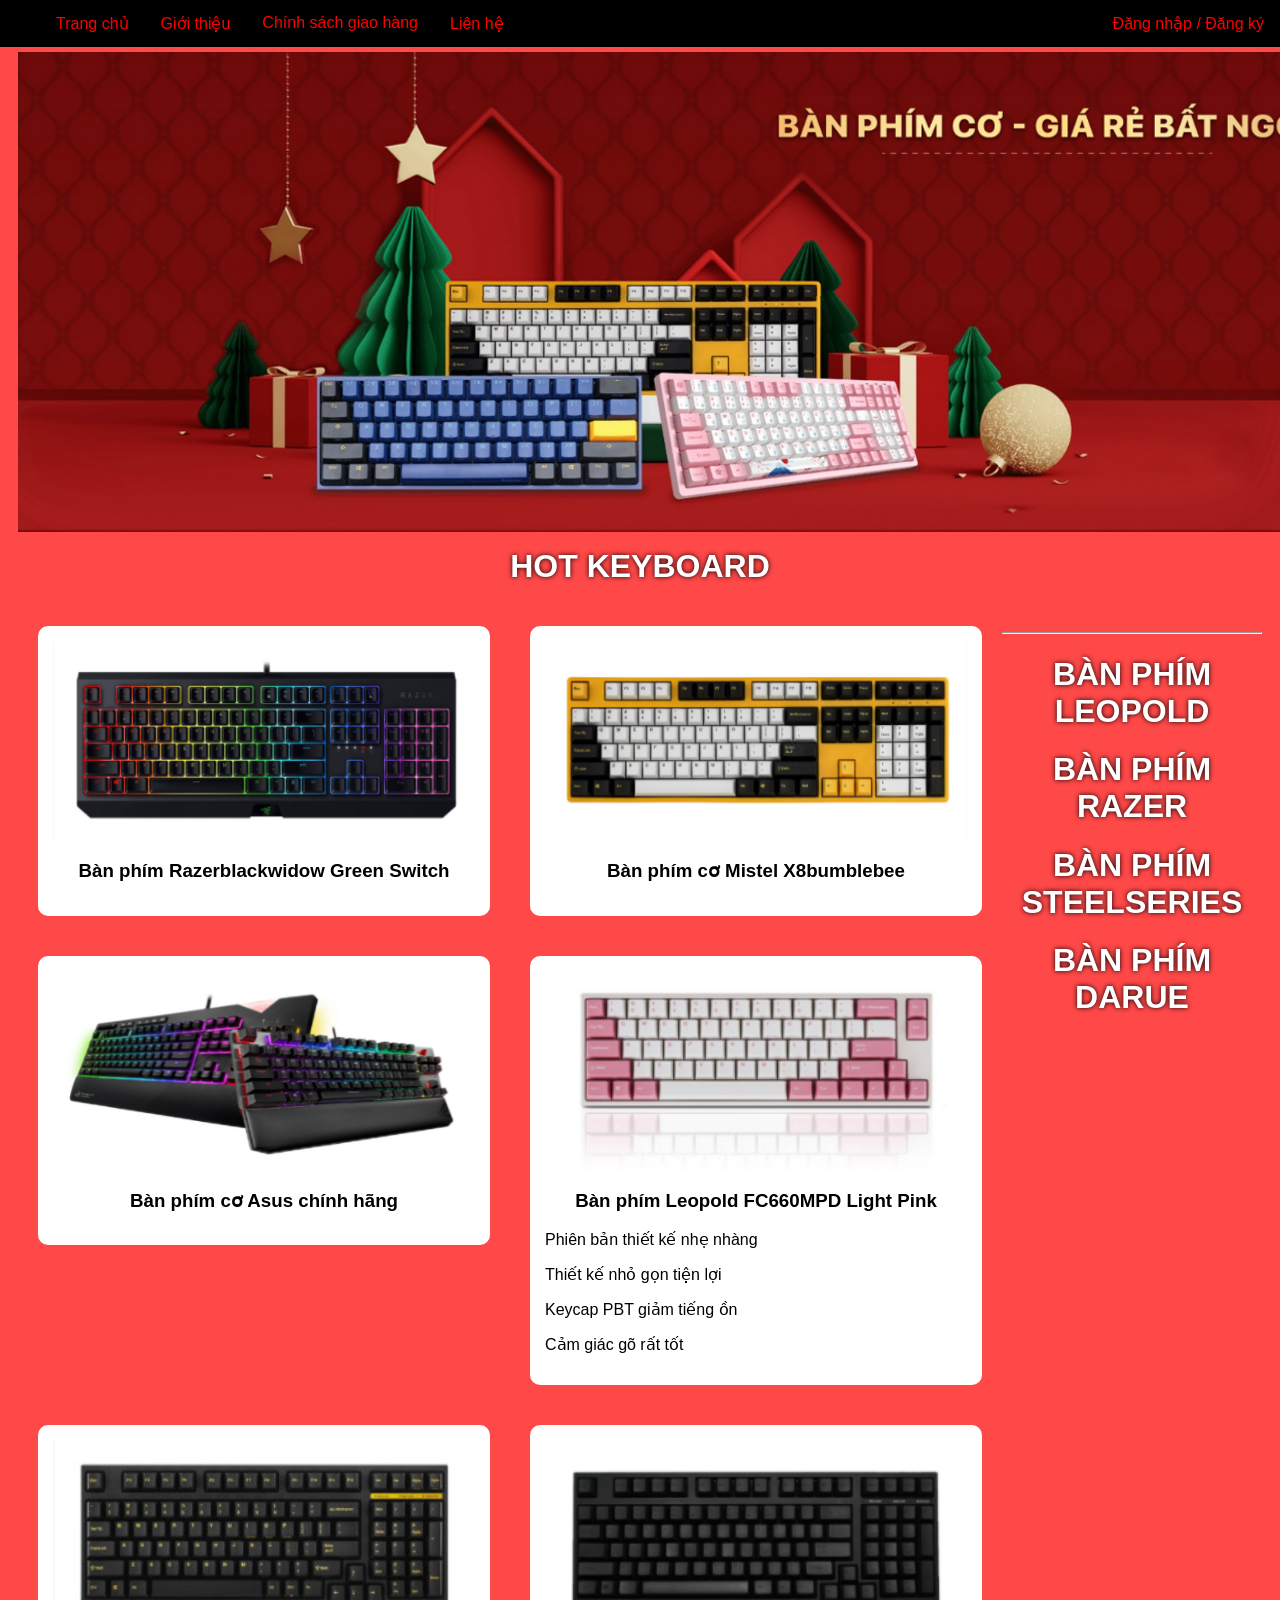
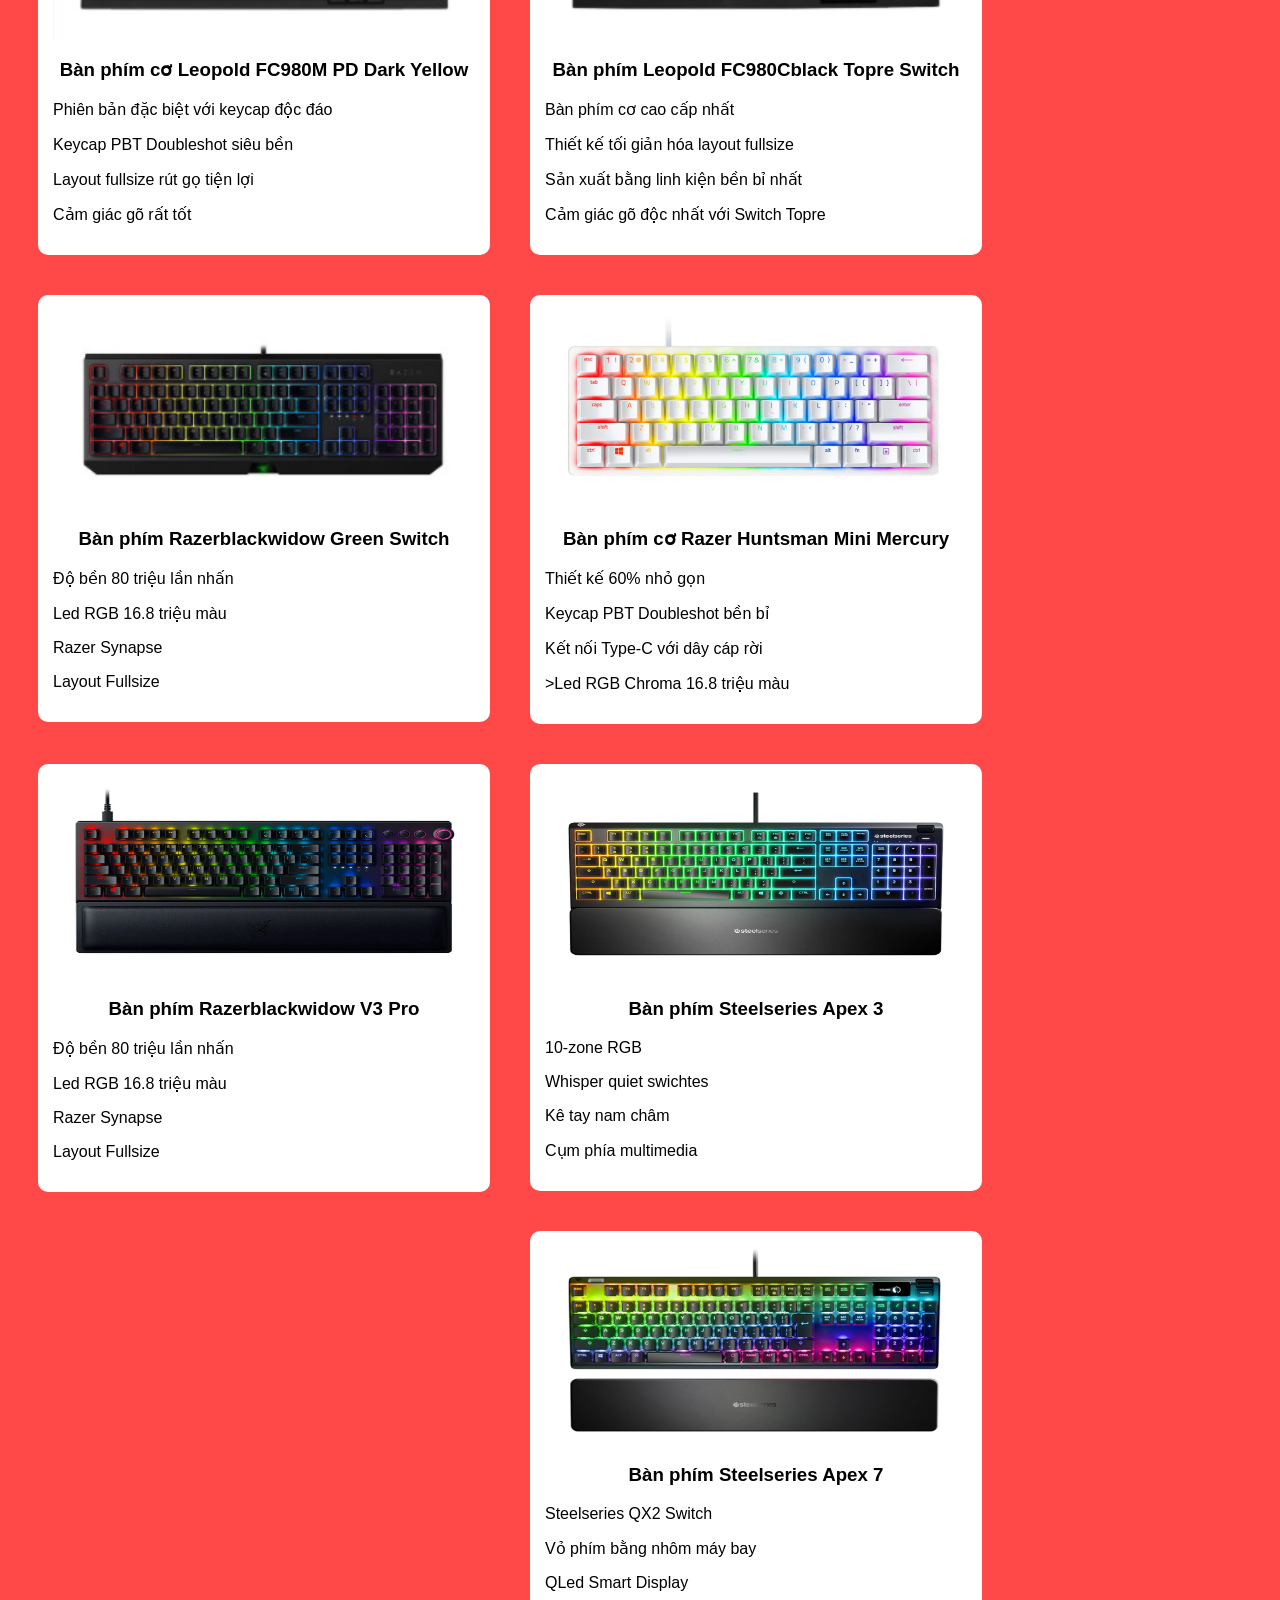
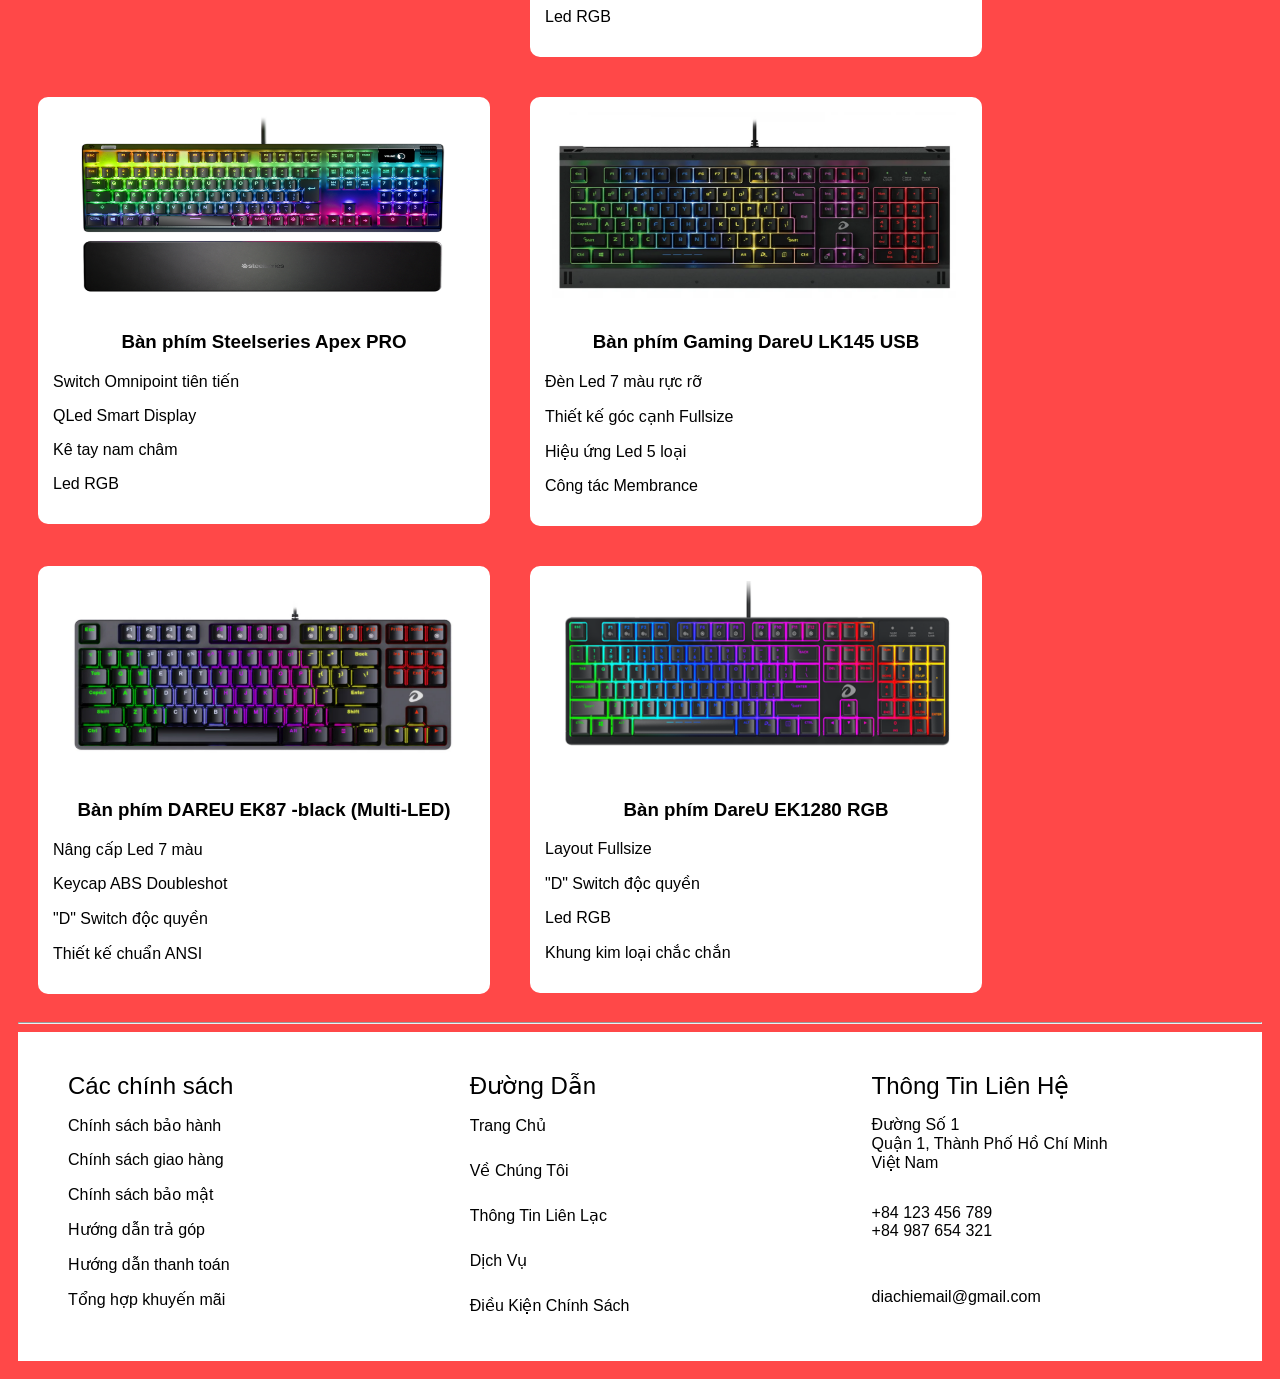
<file: index.html>
<html lang="en">
<head>
    <meta charset="UTF-8">
    <meta http-equiv="X-UA-Compatible" content="IE=edge">
    <meta name="viewport" content="width=device-width, initial-scale=1.0">
    <title>Trang chủ</title>
    <link rel="stylesheet" href="./css/style.css">
</head>
<body>
    <ul class="topnav">
        <li><a href="./index.html">Trang chủ</a></li>
        <li><a href="./gioithieu.html">Giới thiệu</a></li>
        <li><a href="./csgh.html">Chính sách giao hàng</a></li>
        <li><a href="./lienhe.html">Liên hệ</a></li>
        <li><a href="./dndk.html" style="float: right">Đăng nhập / Đăng ký</a></li>
    </ul>
    <br>
    <p align = center><img src="./img/img.png" alt=""></p>
    <div class="row">
        <h1>HOT KEYBOARD</h1>
        <div class="card-news">
            <a href="details.html"><img src="./img/img1.png" alt=""></a>
            <h3>Bàn phím Razerblackwidow Green Switch</h3>
        </div>
        <div class="card-news">
            <a href="details.html"><img src="./img/img2.png" alt=""></a>
            <h3>Bàn phím cơ Mistel X8bumblebee</h3>
        </div>
        <div class="card-news">
            <a><img src="./img/img3.png" alt=""></a>
            <h3>Bàn phím cơ Asus chính hãng</h3>
        </div>
        <br>
        <hr>
        <h1>BÀN PHÍM LEOPOLD</h1>
        <div class="card-news">
            <a><img src="./img/img4.png" alt=""></a>
            <h3>Bàn phím Leopold FC660MPD Light Pink</h3>
            <p>Phiên bản thiết kế nhẹ nhàng</p>
            <p>Thiết kế nhỏ gọn tiện lợi</p>
            <p>Keycap PBT giảm tiếng ồn</p>
            <p>Cảm giác gõ rất tốt</p>
        </div>
        <div class="card-news">
            <a><img src="./img/img5.png" alt=""></a>
            <h3>Bàn phím cơ Leopold FC980M PD Dark Yellow</h3>
            <p>Phiên bản đặc biệt với keycap độc đáo</p>
            <p>Keycap PBT Doubleshot siêu bền</p>
            <p>Layout fullsize rút gọ tiện lợi</p>
            <p>Cảm giác gõ rất tốt</p>
        </div>
        <div class="card-news">
            <a><img src="./img/img6.png" alt=""></a>
            <h3>Bàn phím Leopold FC980Cblack Topre Switch</h3>
            <p>Bàn phím cơ cao cấp nhất</p>
            <p>Thiết kế tối giản hóa layout fullsize</p>
            <p>Sản xuất bằng linh kiện bền bỉ nhất</p>
            <p>Cảm giác gõ độc nhất với Switch Topre</p>
        </div>
        <h1>BÀN PHÍM RAZER</h1>
        <div class="card-news">
            <a><img src="./img/img7.png" alt=""></a>
            <h3>Bàn phím Razerblackwidow Green Switch</h3>
            <p>Độ bền 80 triệu lần nhấn</p>
            <p>Led RGB 16.8 triệu màu</p>
            <p>Razer Synapse</p>
            <p>Layout Fullsize</p>
        </div>
        <div class="card-news">
            <a><img src="./img/img8.png" alt=""></a>
            <h3>Bàn phím cơ Razer Huntsman Mini Mercury</h3>
            <p>Thiết kế 60% nhỏ gọn</p>
            <p>Keycap PBT Doubleshot bền bỉ</p>
            <p>Kết nối Type-C với dây cáp rời</p>
            <p>>Led RGB Chroma 16.8 triệu màu</p>
        </div>
        <div class="card-news">
            <a><img src="./img/img9.png" alt=""></a>
            <h3>Bàn phím Razerblackwidow V3 Pro</h3>
            <p>Độ bền 80 triệu lần nhấn</p>
            <p>Led RGB 16.8 triệu màu</p>
            <p>Razer Synapse</p>
            <p>Layout Fullsize</p>
        </div>
        <h1>BÀN PHÍM STEELSERIES</h1>
        <div class="card-news">
            <a><img src="./img/img10.png" alt=""></a>
            <h3>Bàn phím Steelseries Apex 3</h3>
            <p>10-zone RGB</p>
            <p>Whisper quiet swichtes</p>
            <p>Kê tay nam châm</p>
            <p>Cụm phía multimedia</p>
        </div>
        <div class="card-news">
            <a><img src="./img/img11.png" alt=""></a>
            <h3>Bàn phím Steelseries Apex 7</h3>
            <p>Steelseries QX2 Switch</p>
            <p>Vỏ phím bằng nhôm máy bay</p>
            <p>QLed Smart Display</p>
            <p>Led RGB</p>
        </div>
        <div class="card-news">
            <a><img src="./img/img12.png" alt=""></a>
            <h3>Bàn phím Steelseries Apex PRO</h3>
            <p>Switch Omnipoint tiên tiến</p>
            <p>QLed Smart Display</p>
            <p>Kê tay nam châm</p>
            <p>Led RGB</p>
        </div>
        <h1>BÀN PHÍM DARUE</h1>
        <div class="card-news">
            <a><img src="./img/img13.png" alt=""></a>
            <h3>Bàn phím Gaming DareU LK145 USB</h3>
            <p>Đèn Led 7 màu rực rỡ</p>
            <p>Thiết kế góc cạnh Fullsize</p>
            <p>Hiệu ứng Led 5 loại</p>
            <p>Công tác Membrance</p>
        </div>
        <div class="card-news">
            <a><img src="./img/img14.png" alt=""></a>
            <h3>Bàn phím DAREU EK87 -black (Multi-LED)</h3>
            <p>Nâng cấp Led 7 màu</p>
            <p>Keycap ABS Doubleshot</p>
            <p>"D" Switch độc quyền</p>
            <p>Thiết kế chuẩn ANSI</p>
        </div>
        <div class="card-news">
            <a><img src="./img/img15.png" alt=""></a>
            <h3>Bàn phím DareU EK1280 RGB</h3>
            <p>Layout Fullsize</p>
            <p>"D" Switch độc quyền</p>
            <p>Led RGB</p>
            <p>Khung kim loại chắc chắn</p>
        </div>
    </div>
    <hr>
    <div class="footer">
        <div class="noi-dung about">
            <h2>Các chính sách</h2>
            <p>Chính sách bảo hành</p>
            <p>Chính sách giao hàng</p>
            <p>Chính sách bảo mật</p>
            <p>Hướng dẫn trả góp</p>
            <p>Hướng dẫn thanh toán</p>
            <p>Tổng hợp khuyến mãi</p>
        </div>
        <div class="noi-dung links">
            <h2>Đường Dẫn</h2>
            <div>
                <p><a href="#">Trang Chủ</a></p>
                <p><a href="#">Về Chúng Tôi</a></p>
                <p><a href="#">Thông Tin Liên Lạc</a></p>
                <p><a href="#">Dịch Vụ</a></p>
                <p><a href="#">Điều Kiện Chính Sách</a></p>
            </div>
        </div>
        <div class="noi-dung contact">
            <h2>Thông Tin Liên Hệ</h2>
            <div class="info">
                <li>
                    <span>Đường Số 1 <br />
                        Quận 1, Thành Phố Hồ Chí Minh<br />
                        Việt Nam</span>
                </li>
                <li>
                    <p><a href="#">+84 123 456 789</a>
                        <br />
                        <a href="#">+84 987 654 321</a></p>
                </li>
                <li>
                    <p><a href="#">diachiemail@gmail.com</a></p>
               </li>               
            </div>
        </div>
    </div> 
</body>
</html>
</file>
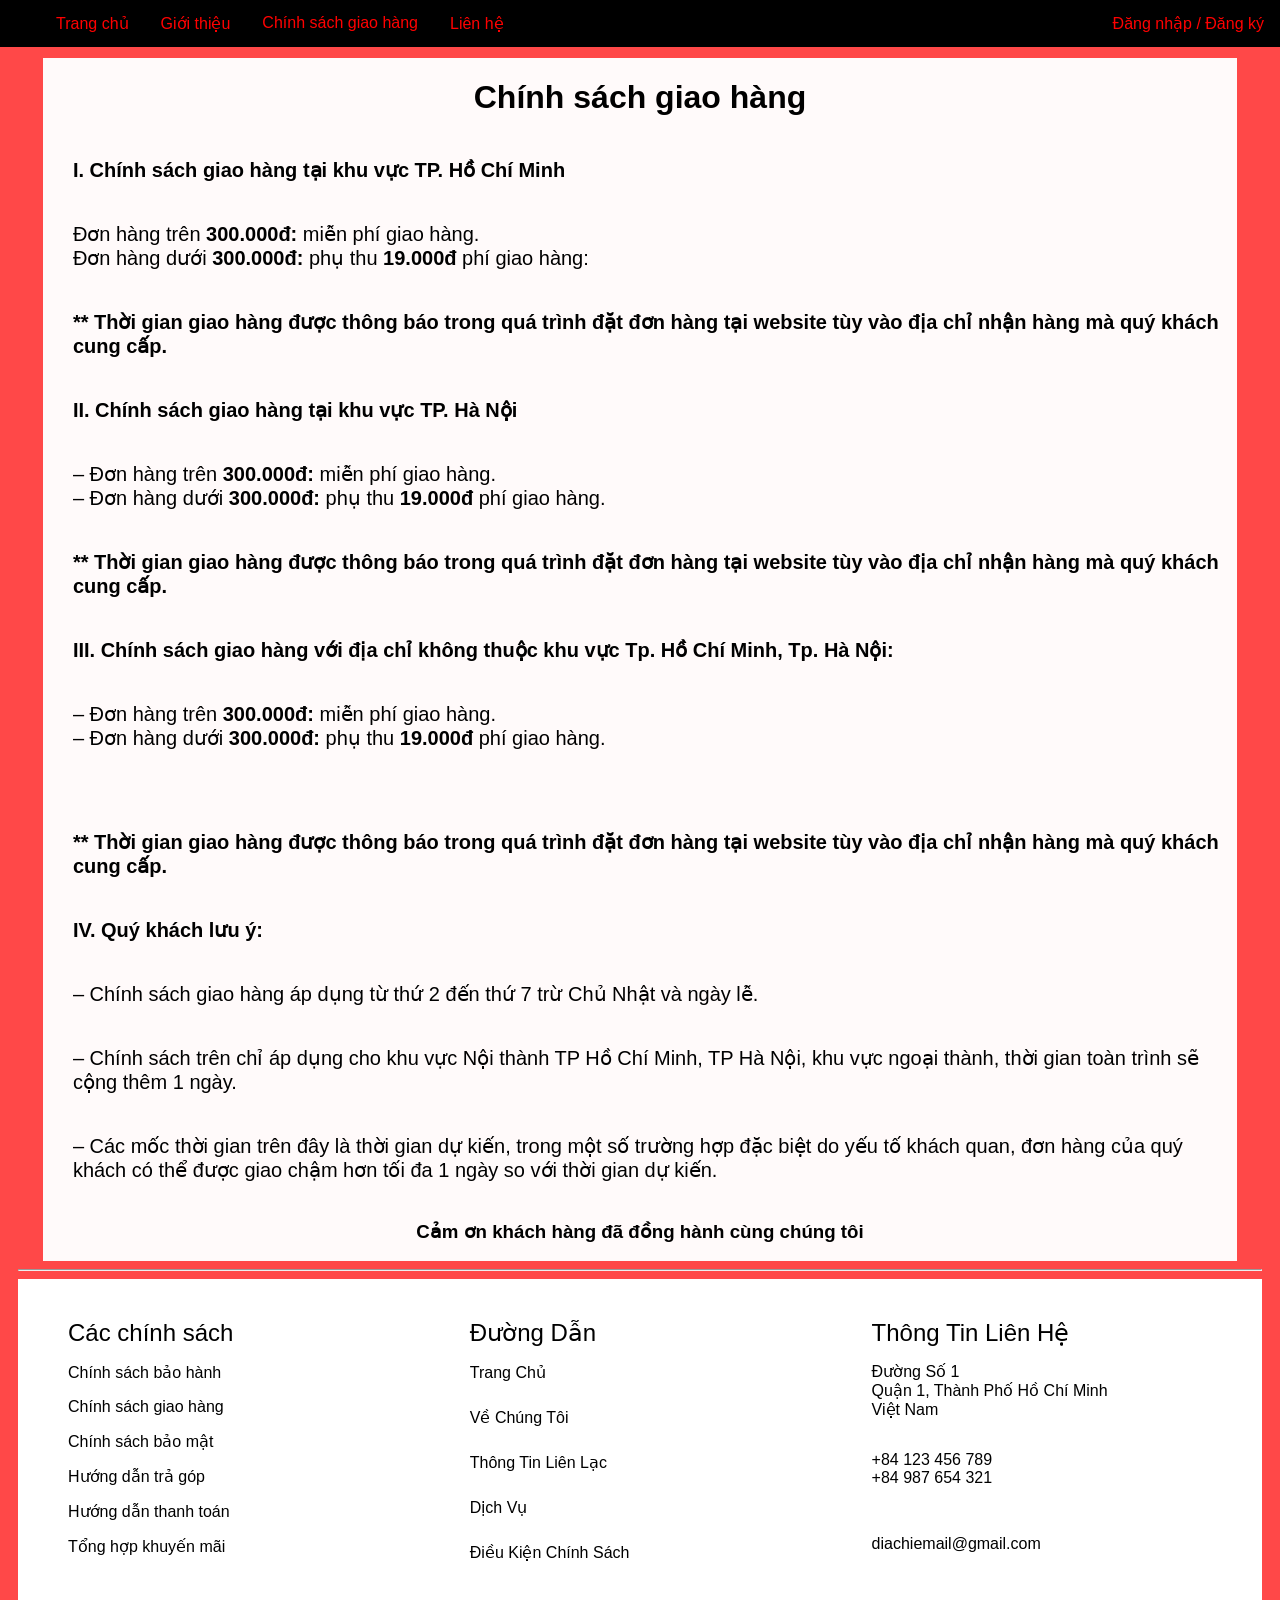
<file: csgh.html>
<html lang="en">

<head>
    <meta charset="UTF-8">
    <meta http-equiv="X-UA-Compatible" content="IE=edge">
    <meta name="viewport" content="width=device-width, initial-scale=1.0">
    <title>Tin tức</title>
    <link rel="stylesheet" href="./css/style3.css">
</head>

<body>
    <ul class="topnav">
        <li><a href="./index.html">Trang chủ</a></li>
        <li><a href="./gioithieu.html">Giới thiệu</a></li>
        <li><a href="./csgh.html">Chính sách giao hàng</a></li>
        <li><a href="./lienhe.html">Liên hệ</a></li>
        <li><a href="./dndk.html" style="float: right">Đăng nhập / Đăng ký</a></li>
    </ul>
    <div class="container">
        <main class="list-course">
            <div class="PR">
                <h1>Chính sách giao hàng</h1>
            </div>
            <div class="PR">
                <p><span style="font-size:20px;"><b>I. Chính sách giao hàng tại khu vực TP. Hồ Chí Minh</b></span>
                </p>
                <p>Đơn hàng trên <b>3</b><b>00.000đ:</b> miễn phí giao hàng.<br />
                    Đơn hàng dưới <b>3</b><b>00.000đ:</b> phụ
                    thu <b>19.000đ</b> phí giao hàng:</p>
                <p><b>** Thời gian giao hàng được thông báo trong quá trình đặt đơn hàng tại website tùy vào địa
                        chỉ nhận hàng mà quý khách cung cấp.</b></p>
                <p><span style="font-size:20px;"><b>II. Chính sách giao hàng tại khu vực TP. Hà Nội</b></span>
                </p>
                <p>– Đơn hàng trên <b>300.000đ: </b>miễn phí giao hàng.<br />
                    – Đơn hàng dưới <b>300.000đ:</b> phụ thu <b>19.000đ </b>phí giao hàng.</p>
                <p><b>** Thời gian giao hàng được thông báo trong quá trình đặt đơn hàng tại website tùy vào địa
                        chỉ nhận hàng mà quý khách cung cấp.</b></p>
                <p><span style="font-size:20px;"><b>III. Chính sách giao hàng với địa chỉ không thuộc khu vực
                            Tp. Hồ Chí Minh, Tp. Hà Nội:</b></span></p>
                <p>– Đơn hàng trên <b>300.000đ: </b><b> </b>miễn phí giao hàng.<br />
                    – Đơn hàng dưới <b>300.000đ:</b> phụ
                    thu <b>1</b><b>9.000đ </b>phí giao hàng.</p>
                <p> </p>
                <p><b>** Thời gian giao hàng được thông báo trong quá trình đặt đơn hàng tại website tùy vào địa chỉ
                        nhận hàng mà quý khách cung cấp.</b></p>
                <p><b>IV. Quý khách lưu ý:</b></p>
                <p>– Chính sách giao hàng áp dụng từ thứ 2 đến thứ 7 trừ Chủ Nhật và ngày lễ.</p>
                <p>– Chính sách trên chỉ áp dụng cho khu vực Nội thành TP Hồ Chí Minh, TP Hà Nội, khu vực ngoại thành,
                    thời gian toàn trình sẽ cộng thêm 1 ngày.</p>
                <p>– Các mốc thời gian trên đây là thời gian dự kiến, trong một số trường hợp đặc biệt do yếu tố khách quan,
                    đơn hàng của quý khách có thể được giao chậm hơn tối đa 1 ngày so với thời gian dự kiến.</p>
            </div>

            <div class="PR">
                <h3>Cảm ơn khách hàng đã đồng hành cùng chúng tôi</h3>
            </div>
        </main>
    </div>




    <hr>
    <div class="footer">
        <div class="noi-dung about">
            <h2>Các chính sách</h2>
            <p>Chính sách bảo hành</p>
            <p>Chính sách giao hàng</p>
            <p>Chính sách bảo mật</p>
            <p>Hướng dẫn trả góp</p>
            <p>Hướng dẫn thanh toán</p>
            <p>Tổng hợp khuyến mãi</p>
        </div>
        <div class="noi-dung links">
            <h2>Đường Dẫn</h2>
            <div>
                <p><a href="#">Trang Chủ</a></p>
                <p><a href="#">Về Chúng Tôi</a></p>
                <p><a href="#">Thông Tin Liên Lạc</a></p>
                <p><a href="#">Dịch Vụ</a></p>
                <p><a href="#">Điều Kiện Chính Sách</a></p>
            </div>
        </div>
        <div class="noi-dung contact">
            <h2>Thông Tin Liên Hệ</h2>
            <div class="info">
                <li>
                    <span>Đường Số 1 <br />
                        Quận 1, Thành Phố Hồ Chí Minh<br />
                        Việt Nam</span>
                </li>
                <li>
                    <p><a href="#">+84 123 456 789</a>
                        <br />
                        <a href="#">+84 987 654 321</a>
                    </p>
                </li>
                <li>
                    <p><a href="#">diachiemail@gmail.com</a></p>
                </li>
            </div>
        </div>
    </div>
</body>

</html>
</file>
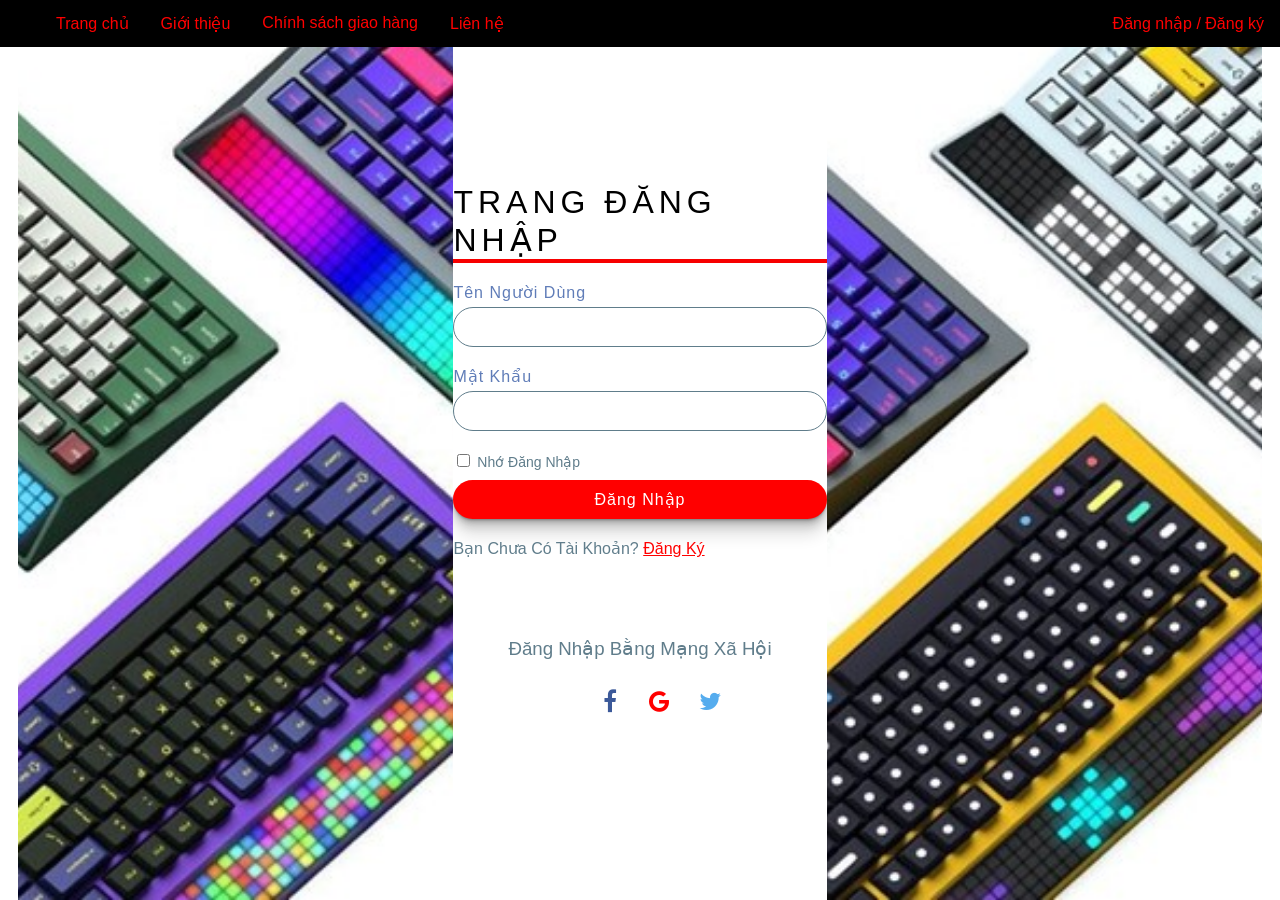
<file: dndk.html>
<html lang="en">
<head>
    <meta charset="UTF-8">
    <meta http-equiv="X-UA-Compatible" content="IE=edge">
    <meta name="viewport" content="width=device-width, initial-scale=1.0">
    <title>Đăng nhập/Đăng ký</title>
    <link rel="stylesheet" href="./css/style5.css">
    <link rel="stylesheet" href="https://stackpath.bootstrapcdn.com/font-awesome/4.7.0/css/font-awesome.min.css">
</head>
<body>
    <ul class="topnav">
        <li><a href="./index.html">Trang chủ</a></li>
        <li><a href="./gioithieu.html">Giới thiệu</a></li>
        <li><a href="./csgh.html">Chính sách giao hàng</a></li>
        <li><a href="./lienhe.html">Liên hệ</a></li>
        <li><a href="./dndk.html" style="float: right">Đăng nhập / Đăng ký</a></li>
    </ul>
    <div class="img-bg">
        <img src="./img/dn1.jpg" alt="Hình Ảnh Minh Họa">
    </div>
    <div class="noi-dung">
        <div class="form">
            <h2>Trang Đăng Nhập</h2>
            <form action="">
                <div class="input-form">
                    <span>Tên Người Dùng</span>
                    <input type="text" name="">
                </div>
                <div class="input-form">
                    <span>Mật Khẩu</span>
                    <input type="password" name="">
                </div>
                <div class="nho-dang-nhap">
                    <label><input type="checkbox" name=""> Nhớ Đăng Nhập</label>
                </div>
                <div class="input-form">
                    <input type="submit" value="Đăng Nhập">
                </div>
                <div class="input-form">
                    <p>Bạn Chưa Có Tài Khoản? <a href="#">Đăng Ký</a></p>
                </div>
            </form>
            <h3>Đăng Nhập Bằng Mạng Xã Hội</h3>
            <ul class="icon-dang-nhap">
                <li><i class="fa fa-facebook" aria-hidden="true"></i></li>
                <li><i class="fa fa-google" aria-hidden="true"></i></li>
                <li><i class="fa fa-twitter" aria-hidden="true"></i></li>
            </ul>
        </div>
    </div>
    <div class="img-bg">
        <img src="./img/dn2.jpg" alt="Hình Ảnh Minh Họa">
    </div>
</body>
</html>
</file>
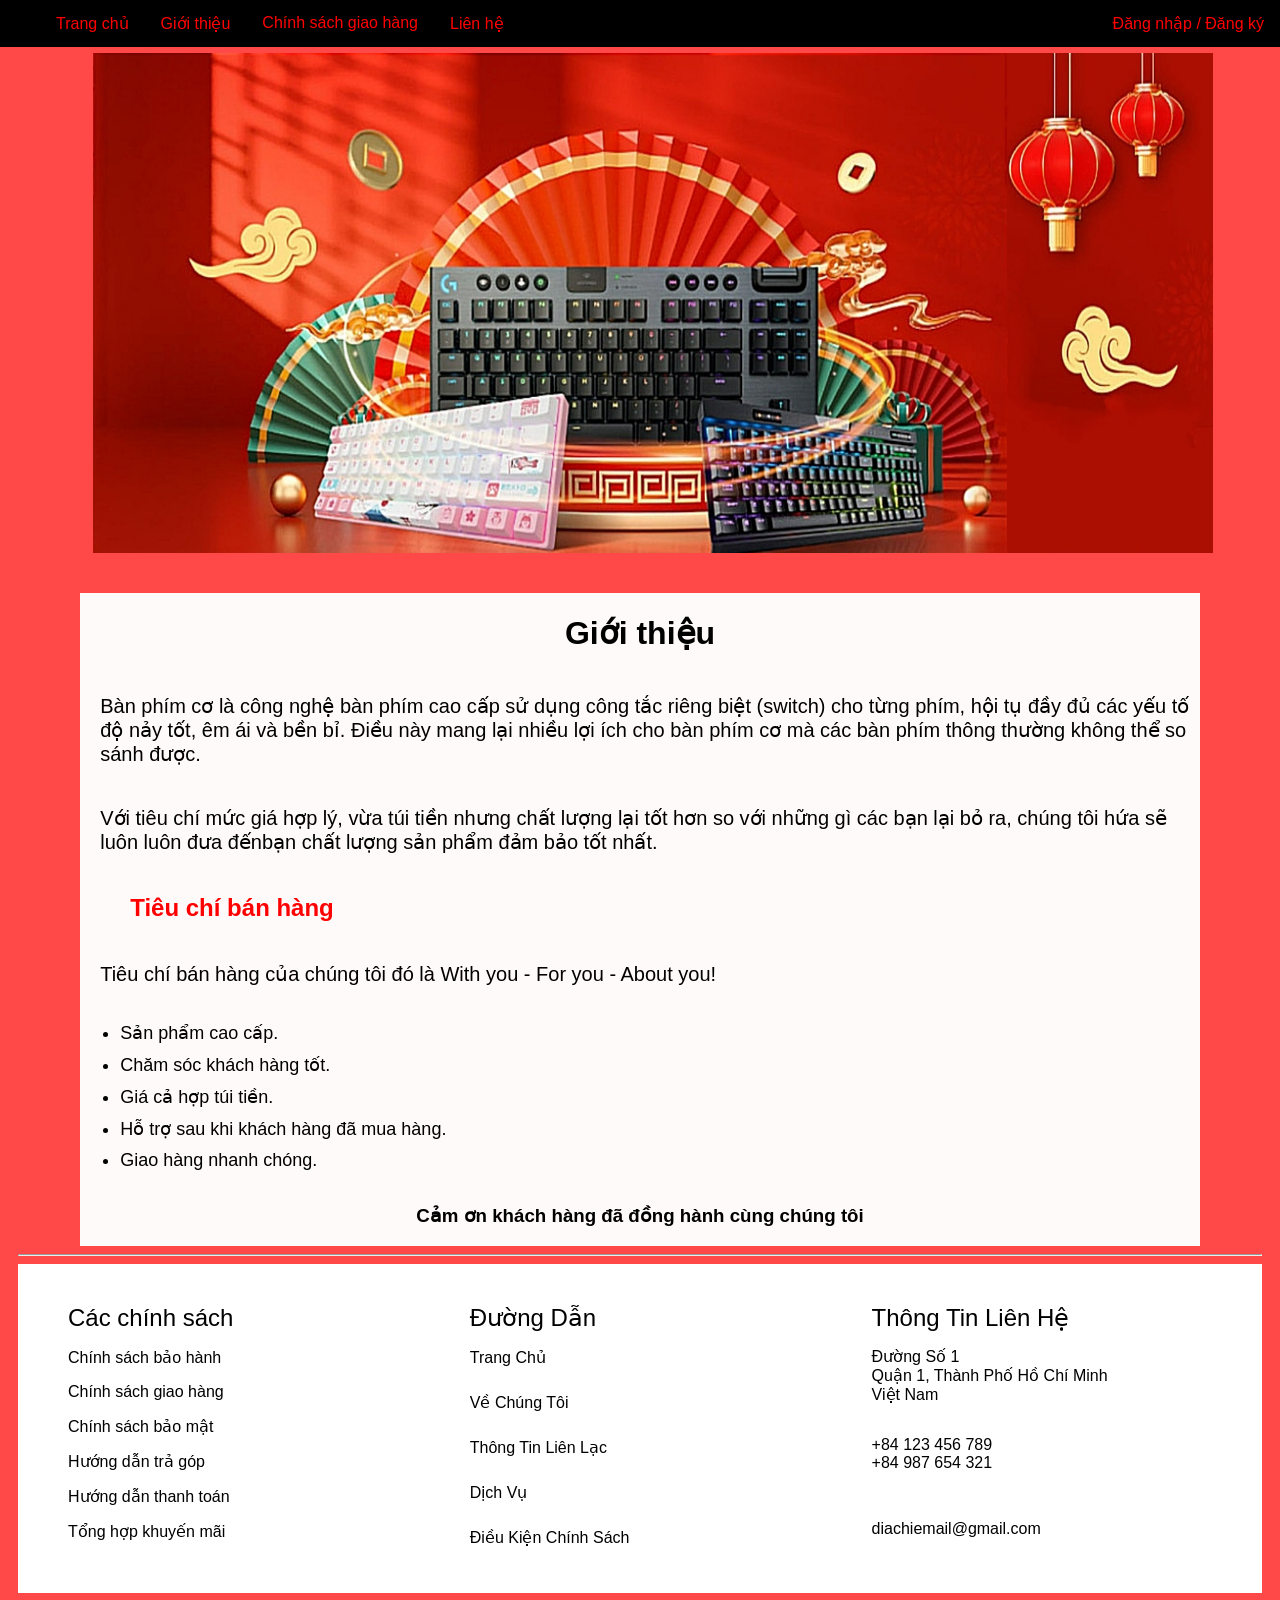
<file: gioithieu.html>
<html lang="en">

<head>
    <meta charset="UTF-8">
    <meta http-equiv="X-UA-Compatible" content="IE=edge">
    <meta name="viewport" content="width=device-width, initial-scale=1.0">
    <title>Giới thiệu</title>
    <link rel="stylesheet" href="./css/style2.css">
</head>

<body>
    <ul class="topnav">
        <li><a href="./index.html">Trang chủ</a></li>
        <li><a href="./gioithieu.html">Giới thiệu</a></li>
        <li><a href="./csgh.html">Chính sách giao hàng</a></li>
        <li><a href="./lienhe.html">Liên hệ</a></li>
        <li><a href="./dndk.html" style="float: right">Đăng nhập / Đăng ký</a></li>
    </ul>
    <img src="./img/gt.png">
    <div class="container">
        <main class="list-course">
            <div class="PR">
                <h1>Giới thiệu</h1>
            </div>
            <div class="PR">
                <p>Bàn phím cơ là công nghệ bàn phím cao cấp sử dụng công tắc riêng biệt (switch) cho từng phím, hội tụ đầy đủ các yếu tố độ nảy tốt, êm ái và bền bỉ.
                Điều này mang lại nhiều lợi ích cho bàn phím cơ mà các bàn phím thông thường không thể so sánh được.</p>
                <p>Với tiêu chí mức giá hợp lý, vừa túi tiền nhưng chất lượng lại tốt hơn so
                    với những gì các bạn lại bỏ ra, chúng tôi hứa sẽ luôn luôn đưa đếnbạn chất lượng sản phẩm
                    đảm bảo tốt nhất.</p>
            </div>
            <div class="PR">
                <h2>Tiêu chí bán hàng</h2>
                <p>Tiêu chí bán hàng của chúng tôi đó là With you - For you - About you!</p>
                <ul>
                    <li style="padding-bottom: 10px; font-size: 18px;">Sản phẩm cao cấp.</li>
                    <li style="padding-bottom: 10px; font-size: 18px;">Chăm sóc khách hàng tốt.</li>
                    <li style="padding-bottom: 10px; font-size: 18px;">Giá cả hợp túi tiền.</li>
                    <li style="padding-bottom: 10px; font-size: 18px;">Hỗ trợ sau khi khách hàng đã mua hàng.</li>
                    <li style="font-size: 18px;">Giao hàng nhanh chóng.</li>
                </ul>
            </div>
            <div class="PR">
                <h3>Cảm ơn khách hàng đã đồng hành cùng chúng tôi</h3>
            </div>
        </main>
    </div>
    <hr>
    <div class="footer">
        <div class="noi-dung about">
            <h2>Các chính sách</h2>
            <p>Chính sách bảo hành</p>
            <p>Chính sách giao hàng</p>
            <p>Chính sách bảo mật</p>
            <p>Hướng dẫn trả góp</p>
            <p>Hướng dẫn thanh toán</p>
            <p>Tổng hợp khuyến mãi</p>
        </div>
        <div class="noi-dung links">
            <h2>Đường Dẫn</h2>
            <div>
                <p><a href="#">Trang Chủ</a></p>
                <p><a href="#">Về Chúng Tôi</a></p>
                <p><a href="#">Thông Tin Liên Lạc</a></p>
                <p><a href="#">Dịch Vụ</a></p>
                <p><a href="#">Điều Kiện Chính Sách</a></p>
            </div>
        </div>
        <div class="noi-dung contact">
            <h2>Thông Tin Liên Hệ</h2>
            <div class="info">
                <li>
                    <span>Đường Số 1 <br />
                        Quận 1, Thành Phố Hồ Chí Minh<br />
                        Việt Nam</span>
                </li>
                <li>
                    <p><a href="#">+84 123 456 789</a>
                        <br />
                        <a href="#">+84 987 654 321</a></p>
                </li>
                <li>
                    <p><a href="#">diachiemail@gmail.com</a></p>
               </li>               
            </div>
        </div>
    </div> 
</body>

</html>
</file>
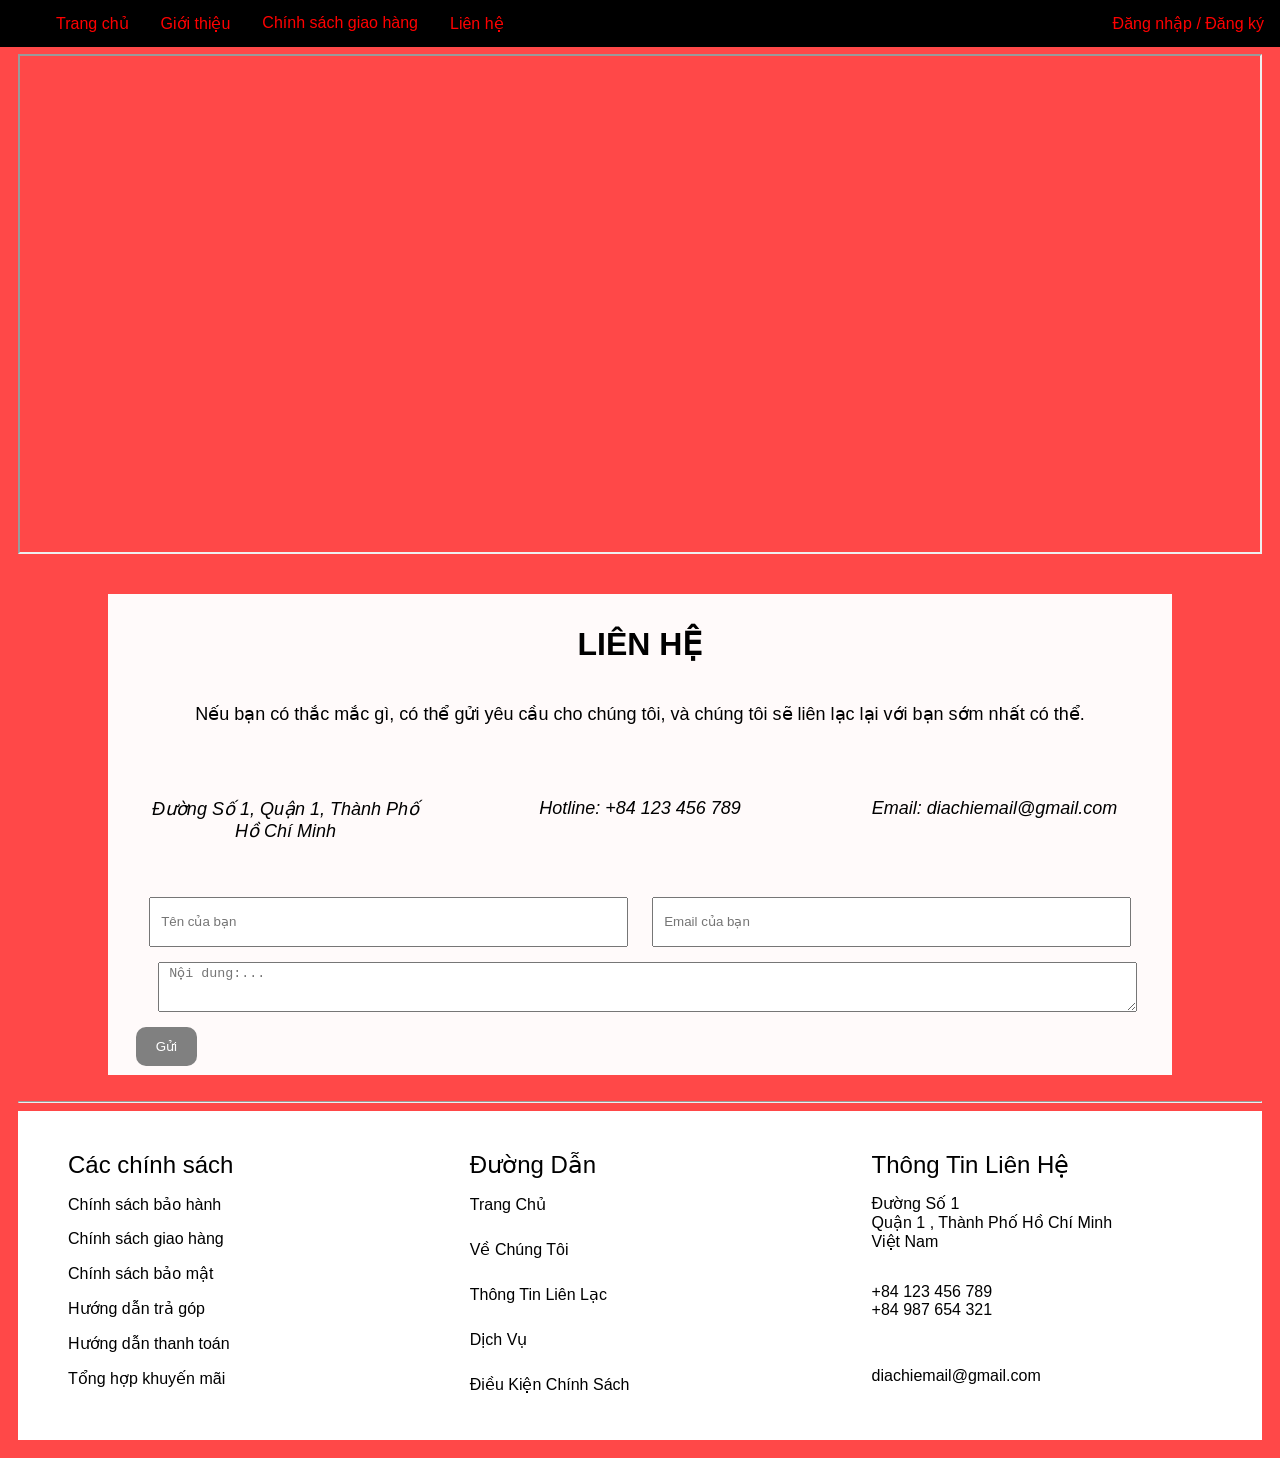
<file: lienhe.html>
<html lang="en">
<head>
    <meta charset="UTF-8">
    <meta http-equiv="X-UA-Compatible" content="IE=edge">
    <meta name="viewport" content="width=device-width, initial-scale=1.0">
    <title>Liên hệ</title>
    <link rel="stylesheet" href="./css/style4.css">
</head>
<body>
    <ul class="topnav">
        <li><a href="./index.html">Trang chủ</a></li>
        <li><a href="./gioithieu.html">Giới thiệu</a></li>
        <li><a href="./csgh.html">Chính sách giao hàng</a></li>
        <li><a href="./lienhe.html">Liên hệ</a></li>
        <li><a href="./dndk.html" style="float: right">Đăng nhập / Đăng ký</a></li>
    </ul>
    <br><br>
    <div class="map-container">
        <iframe src="https://www.google.com/maps/embed?pb=!1m18!1m12!1m3!1d31355.76965430167!2d106.68085291490634!3d10.775176558623158!2m3!1f0!2f0!3f0!3m2!1i1024!2i768!4f13.1!3m3!1m2!1s0x31752f38f9ed887b%3A0x14aded5703768989!2zUXXhuq1uIDEsIFRow6BuaCBwaOG7kSBI4buTIENow60gTWluaCwgVmnhu4d0IE5hbQ!5e0!3m2!1svi!2s!4v1645367197867!5m2!1svi!2s"
        width="100%" height="500px"></iframe>
    </div>

    <div class="container">
        <main class="list-course">
            
            <div class="lienhe">
                <h1>LIÊN HỆ</h1>
                <p>Nếu bạn có thắc mắc gì, có thể gửi yêu cầu cho chúng
                    tôi, và chúng tôi sẽ liên lạc lại với bạn sớm nhất có thể.
                </p>
            </div>
            
            <div class="course">
                <div class="content">
                    <i class="fas fa-compass"> Đường Số 1, Quận 1, Thành Phố Hồ Chí Minh </i>
                </div>
                

                <div class="content">
                    <i class="fas fa-phone-square-alt"> Hotline: +84 123 456 789</i>
                </div>
                

                <div class="content">
                    <i class="fas fa-envelope-open-text"> Email: diachiemail@gmail.com</i>
                </div>
                
            </div>
            
            <div class="course">
                <form>
                    <input type="text" class="input" placeholder="Tên của bạn">
                    <input type="email" class="input" placeholder="Email của bạn">
                </form>
            </div>
            
            <div class="course">
                <div class="content1">
                    <form>
                        <textarea rows="5" class="form-control" placeholder="Nội dung:..."></textarea>
                    </form>
                </div>
                
            </div>
            
            <div class="course">
                <div class="content2">
                    <form>
                        <input type="submit" value="Gửi">
                    </form>
                </div>
            </div>
            <br>
        </main>
        
    </div>
    <br>
    <hr>
    <div class="footer">
        <div class="noi-dung about">
            <h2>Các chính sách</h2>
            <p>Chính sách bảo hành</p>
            <p>Chính sách giao hàng</p>
            <p>Chính sách bảo mật</p>
            <p>Hướng dẫn trả góp</p>
            <p>Hướng dẫn thanh toán</p>
            <p>Tổng hợp khuyến mãi</p>
        </div>
        <div class="noi-dung links">
            <h2>Đường Dẫn</h2>
            <div>
                <p><a href="#">Trang Chủ</a></p>
                <p><a href="#">Về Chúng Tôi</a></p>
                <p><a href="#">Thông Tin Liên Lạc</a></p>
                <p><a href="#">Dịch Vụ</a></p>
                <p><a href="#">Điều Kiện Chính Sách</a></p>
            </div>
        </div>
        <div class="noi-dung contact">
            <h2>Thông Tin Liên Hệ</h2>
            <div class="info">
                <li>
                    <span>Đường Số 1 <br />
                        Quận 1 , Thành Phố Hồ Chí Minh<br />
                        Việt Nam</span>
                </li>
                <li>
                    <p><a href="#">+84 123 456 789</a>
                        <br />
                        <a href="#">+84 987 654 321</a></p>
                </li>
                <li>
                    <p><a href="#">diachiemail@gmail.com</a></p>
               </li>               
            </div>
        </div>
    </div> 
</body>
</html>
</file>
<file: css/style.css>
* {
  box-sizing: border-box;
}
body {
  font-family: Arial;
  padding: 10px;
  background: #ff4848;
}
p img {
  background-size: 100% 100%;
}
/* Style the top navigationbar */
.topnav {
  overflow: hidden;
  background-color: #000000;
  margin: 0px;
  list-style: none;
  position: fixed;
  width: 100%;
  top: 0;
  left: 0;
  z-index: 100000;
}
.topnav ul li {
  list-style: none inside;
}
/* Định dạng link điều hướng */
.topnav a {
  float: left;
  display: block;
  color: #ff0000;
  text-align: center;
  padding: 14px 16px;
  text-decoration: none;
}
/* Thay đổi màu liên kết khi di chuột qua */
.topnav a:hover {
  background-color: #ffffff;
  color: rgb(255, 0, 0);
}

/* Thêm định dạng thẻ chobài viết */
.card-news {
  border-radius: 10px;
  background-color: white;
  padding: 15px;
  margin: 20px;
  float: left;
}
.card-news > h3 {
  text-align: center;
}
/* Clear float khác sau các cột */
.row {
  content: "";
  display: table;
  clear: both;
  align-items: center;
}

.row > h1 {
  text-align: center;
  color: rgb(255, 255, 255);
  text-shadow: 0 0 5px rgb(0, 0, 0);
}
.card-news a img {
  width: 422px;
  height: 200px;
}
.card-news:hover {
  transform: scale(1.1);
}
/* Footer */
.footer {
  position: relative;
  width: 100%;
  height: auto;
  padding: 20px 50px;
  background: rgb(255, 255, 255);
  display: flex;
  justify-content: space-between;
  flex-wrap: wrap;
  flex-direction: row;
}
.footer .noi-dung {
  margin-right: 30px;
}
.footer .noi-dung.about {
  width: 30%;
}
.footer .noi-dung.about p {
  color: rgb(0, 0, 0);
}
.footer .noi-dung.about h2 {
  position: relative;
  color: rgb(0, 0, 0);
  font-weight: 500;
  margin-bottom: 15px;
}
.footer .noi-dung.about h2:before {
  content: "";
  position: absolute;
  bottom: -5px;
  left: 0;
  width: 50px;
  height: 2px;
}
.links h2 {
  position: relative;
  color: rgb(0, 0, 0);
  font-weight: 500;
  margin-bottom: 15px;
}
.links h2::before {
  content: "";
  position: absolute;
  bottom: -5px;
  left: 0;
  width: 50px;
  height: 2px;
}
.links {
  position: relative;
  width: 30%;
}
.links div p {
  list-style: none;
}
.links div p a {
  color: rgb(0, 0, 0);
  text-decoration: none;
  margin-bottom: 10px;
  display: inline-block;
}
.links div p a:hover {
  color: rgb(255, 0, 0);
}
.contact h2 {
  position: relative;
  color: rgb(0, 0, 0);
  font-weight: 500;
  margin-bottom: 15px;
}
.contact h2::before {
  content: "";
  position: absolute;
  bottom: -5px;
  left: 0;
  width: 50px;
  height: 2px;
}
.contact {
  width: calc(35% - 60px);
  margin-right: 0 !important;
}
.contact .info {
  position: relative;
}
.contact .info li {
  display: flex;
  margin-bottom: 16px;
}

.contact .info li span {
  color: rgb(0, 0, 0);
  text-decoration: none;
}
.contact .info li a {
  color: rgb(0, 0, 0);
  text-decoration: none;
}
</file>
<file: css/style3.css>
* {
  box-sizing: border-box;
}
body {
  font-family: Arial;
  padding: 10px;
  background: #ff4848;
}
.topnav {
  overflow: hidden;
  background-color: #000000;
  margin: 0px;
  list-style: none;
  position: fixed;
  width: 100%;
  top: 0;
  left: 0;
  z-index: 100000;
}
.topnav ul li {
  list-style: none inside;
}
/* Định dạng link điều hướng */
.topnav a {
  float: left;
  display: block;
  color: #ff0000;
  text-align: center;
  padding: 14px 16px;
  text-decoration: none;
}
/* Thay đổi màu liên kết khi di chuột qua */
.topnav a:hover {
  background-color: #ffffff;
  color: rgb(255, 0, 0);
}

.container {
  width: 96%;
  margin: 0px auto;
  display: flex;
  flex-direction: column;
  align-items: center;
}

.container .list-course {
  width: 100%;
  display: flex;
  flex-direction: column;
  margin-top: 40px;
  background-color: snow;
}

.container .list-course .PR {
  display: flex;
  flex-direction: column;
  text-align: center;
}

.container .list-course .PR p {
  text-align: left;
  font-size: 20px;
  margin-left: 30px;
}

/* Footer */
.footer {
  position: relative;
  width: 100%;
  height: auto;
  padding: 20px 50px;
  background: rgb(255, 255, 255);
  display: flex;
  justify-content: space-between;
  flex-wrap: wrap;
  flex-direction: row;
}
.footer .noi-dung {
  margin-right: 30px;
}
.footer .noi-dung.about {
  width: 30%;
}
.footer .noi-dung.about p {
  color: rgb(0, 0, 0);
}
.footer .noi-dung.about h2 {
  position: relative;
  color: rgb(0, 0, 0);
  font-weight: 500;
  margin-bottom: 15px;
}
.footer .noi-dung.about h2:before {
  content: "";
  position: absolute;
  bottom: -5px;
  left: 0;
  width: 50px;
  height: 2px;
}
.links h2 {
  position: relative;
  color: rgb(0, 0, 0);
  font-weight: 500;
  margin-bottom: 15px;
}
.links h2::before {
  content: "";
  position: absolute;
  bottom: -5px;
  left: 0;
  width: 50px;
  height: 2px;
}
.links {
  position: relative;
  width: 30%;
}
.links div p {
  list-style: none;
}
.links div p a {
  color: rgb(0, 0, 0);
  text-decoration: none;
  margin-bottom: 10px;
  display: inline-block;
}
.links div p a:hover {
  color: rgb(255, 0, 0);
}
.contact h2 {
  position: relative;
  color: rgb(0, 0, 0);
  font-weight: 500;
  margin-bottom: 15px;
}
.contact h2::before {
  content: "";
  position: absolute;
  bottom: -5px;
  left: 0;
  width: 50px;
  height: 2px;
}
.contact {
  width: calc(35% - 60px);
  margin-right: 0 !important;
}
.contact .info {
  position: relative;
}
.contact .info li {
  display: flex;
  margin-bottom: 16px;
}

.contact .info li span {
  color: rgb(0, 0, 0);
  text-decoration: none;
}
.contact .info li a {
  color: rgb(0, 0, 0);
  text-decoration: none;
}
</file>
<file: css/style5.css>
* {
  box-sizing: border-box;
}
body {
  font-family: Arial;
  padding: 10px;
  position: relative;
  display: flex;
}
.topnav {
  overflow: hidden;
  background-color: #000000;
  margin: 0px;
  list-style: none;
  position: fixed;
  width: 100%;
  top: 0;
  left: 0;
  z-index: 100000;
}
.topnav ul li {
  list-style: none inside;
}
/* Định dạng link điều hướng */
.topnav a {
  float: left;
  display: block;
  color: #ff0000;
  text-align: center;
  padding: 14px 16px;
  text-decoration: none;
}
/* Thay đổi màu liên kết khi di chuột qua */
.topnav a:hover {
  background-color: #ffffff;
  color: rgb(255, 0, 0);
}

.img-bg {
  position: relative;
  width: 35%;
  height: 100%;
}

.img-bg img {
  position: absolute;
  top: 18;
  left: 0;
  width: 100%;
  height: 100%;
  object-fit: cover;
}

.noi-dung {
  display: flex;
  justify-content: center;
  align-items: center;
  width: 30%;
  height: 100%;
}
.noi-dung form {
  width: 100%;
}
.noi-dung .form h2 {
  color: #000000;
  font-weight: 500;
  font-size: 2em;
  text-transform: uppercase;
  margin-bottom: 20px;
  border-bottom: 4px solid #f70000;
  display: inline-block;
  letter-spacing: 5px;
}
.noi-dung form .input-form {
  margin-bottom: 20px;
}
.noi-dung form .input-form span {
  font-size: 16px;
  margin-bottom: 5px;
  display: inline-block;
  color: #607db8;
  letter-spacing: 1px;
}
.noi-dung form .input-form input {
  width: 100%;
  padding: 10px 20px;
  outline: none;
  border: 1px solid #607d8b;
  font-size: 16px;
  letter-spacing: 1px;
  color: #607d8b;
  background: transparent;
  border-radius: 30px;
}
.noi-dung form .input-form input[type="submit"] {
  background: #ff0000;
  color: #fff;
  outline: none;
  border: none;
  font-weight: 500;
  cursor: pointer;
  box-shadow: 0 1px 1px rgba(0, 0, 0, 0.12), 0 2px 2px rgba(0, 0, 0, 0.12),
    0 4px 4px rgba(0, 0, 0, 0.12), 0 8px 8px rgba(0, 0, 0, 0.12),
    0 16px 16px rgba(0, 0, 0, 0.12);
}
.noi-dung form .input-form input[type="submit"]:hover {
  background: #ff0000;
}
.noi-dung form .nho-dang-nhap {
  margin-bottom: 10px;
  color: #607d8b;
  font-size: 14px;
}
.noi-dung form .input-form p {
  color: #607d8b;
}
.noi-dung form .input-form p a {
  color: #ff0000;
}
.noi-dung h3 {
  color: #607d8b;
  text-align: center;
  margin: 80px 0 10px;
  font-weight: 500;
}
.noi-dung .icon-dang-nhap {
  display: flex;
  justify-content: center;
  align-items: center;
}
.noi-dung .icon-dang-nhap li {
  list-style: none;
  cursor: pointer;
  width: 50px;
  height: 50px;
  display: flex;
  justify-content: center;
  align-items: center;
}
.noi-dung .icon-dang-nhap li:nth-child(1) {
  color: #3b5999;
}
.noi-dung .icon-dang-nhap li:nth-child(2) {
  color: #ff0000;
}
.noi-dung .icon-dang-nhap li:nth-child(3) {
  color: #55acee;
}
.noi-dung .icon-dang-nhap li i {
  font-size: 24px;
}

@media (max-width: 768px) {
  .img-bg {
    position: absolute;
    top: 0;
    left: 0;
    width: 100%;
    height: 100%;
  }
  .noi-dung {
    display: flex;
    justify-content: center;
    align-items: center;
    width: 100%;
    height: 100%;
    z-index: 1;
  }
  .noi-dung .form {
    width: 100%;
    padding: 40px;
    background: rgba(255 255 255 / 0.9);
    margin: 50px;
  }
  .noi-dung .form h3 {
    color: #607d8b;
    text-align: center;
    margin: 30px 0 10px;
    font-weight: 500;
  }
}
</file>
<file: css/style2.css>
* {
  box-sizing: border-box;
}
body {
  font-family: Arial;
  padding: 10px;
  background: #ff4848;
}
.topnav {
  overflow: hidden;
  background-color: #000000;
  margin: 0px;
  list-style: none;
  position: fixed;
  width: 100%;
  top: 0;
  left: 0;
  z-index: 100000;
}
.topnav ul li {
  list-style: none inside;
}
/* Định dạng link điều hướng */
.topnav a {
  float: left;
  display: block;
  color: #ff0000;
  text-align: center;
  padding: 14px 16px;
  text-decoration: none;
}
/* Thay đổi màu liên kết khi di chuột qua */
.topnav a:hover {
  background-color: #ffffff;
  color: rgb(255, 0, 0);
}

.container {
  width: 90%;
  margin: 0px auto;
  display: flex;
  flex-direction: column;
  align-items: center;
}

img {
  width: 90%;
  height: 500px;
  margin-top: 35px;
  margin-left: 75px;
}
.container .list-course {
  width: 100%;
  display: flex;
  flex-direction: column;
  margin-top: 40px;
  background-color: snow;
}

.container .list-course .PR {
  display: flex;
  flex-direction: column;
  text-align: center;
}

.container .list-course .PR p {
  text-align: left;
  font-size: 20px;
  margin-left: 20px;
}
.container .list-course .PR ul {
  text-align: left;
}
.container .list-course .PR h2 {
  text-align: left;
  color: rgb(255, 0, 0);
  margin-left: 50px;
}
/* .container .list-course .course {
  display: flex;
  flex-direction: row;
}

.container .list-course .course .content {
  width: 34%;
  padding: 40px 30px;
  display: flex;
  flex-direction: column;
  justify-content: space-between;
 border-radius: 10px;
}

.container .list-course .course img {
  width: 100%;
 border-radius: 20px;
}
.container .list-course .course img:hover {
  transform: scale(1.1);
  opacity: 0.8;
}

.container .list-course .course .content p {
  line-height: 40px;
}
.container .list-course .course .content a {
 border: 1px solidblack;
 box-shadow: 30px;
  width: 80px;
  padding: 10px 20px;
  color:black;
 border-radius: 20px;
  text-decoration: none;
}
.container .list-course .course .content a:hover {
  color: rgb(255, 255, 255);
 background-color: rgb(128, 133, 131);
} */

/* Footer */
.footer {
  position: relative;
  width: 100%;
  height: auto;
  padding: 20px 50px;
  background: rgb(255, 255, 255);
  display: flex;
  justify-content: space-between;
  flex-wrap: wrap;
  flex-direction: row;
}
.footer .noi-dung {
  margin-right: 30px;
}
.footer .noi-dung.about {
  width: 30%;
}
.footer .noi-dung.about p {
  color: rgb(0, 0, 0);
}
.footer .noi-dung.about h2 {
  position: relative;
  color: rgb(0, 0, 0);
  font-weight: 500;
  margin-bottom: 15px;
}
.footer .noi-dung.about h2:before {
  content: "";
  position: absolute;
  bottom: -5px;
  left: 0;
  width: 50px;
  height: 2px;
}
.links h2 {
  position: relative;
  color: rgb(0, 0, 0);
  font-weight: 500;
  margin-bottom: 15px;
}
.links h2::before {
  content: "";
  position: absolute;
  bottom: -5px;
  left: 0;
  width: 50px;
  height: 2px;
}
.links {
  position: relative;
  width: 30%;
}
.links div p {
  list-style: none;
}
.links div p a {
  color: rgb(0, 0, 0);
  text-decoration: none;
  margin-bottom: 10px;
  display: inline-block;
}
.links div p a:hover {
  color: rgb(255, 0, 0);
}
.contact h2 {
  position: relative;
  color: rgb(0, 0, 0);
  font-weight: 500;
  margin-bottom: 15px;
}
.contact h2::before {
  content: "";
  position: absolute;
  bottom: -5px;
  left: 0;
  width: 50px;
  height: 2px;
}
.contact {
  width: calc(35% - 60px);
  margin-right: 0 !important;
}
.contact .info {
  position: relative;
}
.contact .info li {
  display: flex;
  margin-bottom: 16px;
}

.contact .info li span {
  color: rgb(0, 0, 0);
  text-decoration: none;
}
.contact .info li a {
  color: rgb(0, 0, 0);
  text-decoration: none;
}
</file>
<file: css/style4.css>
* {
  box-sizing: border-box;
}
body {
  font-family: Arial;
  padding: 10px;
  background: #ff4848;
}
.topnav {
  overflow: hidden;
  background-color: #000000;
  margin: 0px;
  list-style: none;
  position: fixed;
  width: 100%;
  top: 0;
  left: 0;
  z-index: 100000;
}
.topnav ul li {
  list-style: none inside;
}
/* Định dạng link điều hướng */
.topnav a {
  float: left;
  display: block;
  color: #ff0000;
  text-align: center;
  padding: 14px 16px;
  text-decoration: none;
}
/* Thay đổi màu liên kết khi di chuột qua */
.topnav a:hover {
  background-color: #ffffff;
  color: rgb(255, 0, 0);
}

.container {
  width: 90%;
  margin: 0px auto;
  display: flex;
  flex-direction: column;
  align-items: center;
}

.submenu {
  width: 130px;
  position: absolute;
  display: none;
  border-radius: 5px;
  margin: 0px;
  padding: 10px 5px 10px 5px;
  border: 1px solid gray;
  list-style: none;
  box-shadow: 0 0 5px gray;
  background-color: rgb(228, 226, 226);
}
.submenu > li > a {
  display: block;
  color: black;
  font-size: 17px;
  padding: 10px 5px 10px 5px;
  text-decoration: none;
  border-bottom: 1px dottedblack;
}
.submenu > li > a:hover {
  color: red;
  font-weight: bold;
}
.container header img {
  width: 100%;
  height: 450px;
  margin-top: 10px;
}
.container .list-course {
  width: 95%;
  display: flex;
  flex-direction: column;
  margin-top: 40px;
  background-color: snow;
}
.container .list-course .lienhe {
  display: flex;
  flex-direction: column;
  text-align: center;
  padding-top: 10px;
}
.container .list-course .lienhe p {
  font-size: 18px;
}
.container .list-course .course {
  display: flex;
  flex-direction: row;
  margin-top: 15px;
}
.container .list-course .course form {
  width: 100%;
  text-align: center;
  margin: 0px;
  border-radius: 5px;
}
.container .list-course .course .input {
  padding-left: 10px;
  margin: 0px 10px;
  width: 45%;
  height: 50px;
}
.container .list-course .course .content1 {
  margin-left: 50px;
  width: 92%;
  padding: 0px;
}
.container .list-course .course .content1 .form-control {
  width: 100%;
  padding-left: 10px;
  height: 50px;
  margin: 0px;
}
.container .list-course .course .content2 {
  width: 10%;
  text-align: center;
  height: 30px;
  margin-left: 5px;
}

.container .list-course .course .content {
  width: 34%;
  padding: 40px 30px;
  display: flex;
  flex-direction: column;
  justify-content: space-between;
  border-radius: 10px;
  text-align: center;
}
.container .list-course .course .content {
  font-size: 18px;
}
.container .list-course .course img {
  width: 100%;
}
input[type="submit"] {
  background-color: gray;
  color: white;
  padding: 12px 20px;
  border: none;
  border-radius: 10px;
  cursor: pointer;
}
input[type="submit"]:hover {
  background-color: black;
}

/* Footer */
.footer {
  position: relative;
  width: 100%;
  height: auto;
  padding: 20px 50px;
  background: rgb(255, 255, 255);
  display: flex;
  justify-content: space-between;
  flex-wrap: wrap;
  flex-direction: row;
}
.footer .noi-dung {
  margin-right: 30px;
}
.footer .noi-dung.about {
  width: 30%;
}
.footer .noi-dung.about p {
  color: rgb(0, 0, 0);
}
.footer .noi-dung.about h2 {
  position: relative;
  color: rgb(0, 0, 0);
  font-weight: 500;
  margin-bottom: 15px;
}
.footer .noi-dung.about h2:before {
  content: "";
  position: absolute;
  bottom: -5px;
  left: 0;
  width: 50px;
  height: 2px;
}
.links h2 {
  position: relative;
  color: rgb(0, 0, 0);
  font-weight: 500;
  margin-bottom: 15px;
}
.links h2::before {
  content: "";
  position: absolute;
  bottom: -5px;
  left: 0;
  width: 50px;
  height: 2px;
}
.links {
  position: relative;
  width: 30%;
}
.links div p {
  list-style: none;
}
.links div p a {
  color: rgb(0, 0, 0);
  text-decoration: none;
  margin-bottom: 10px;
  display: inline-block;
}
.links div p a:hover {
  color: rgb(255, 0, 0);
}
.contact h2 {
  position: relative;
  color: rgb(0, 0, 0);
  font-weight: 500;
  margin-bottom: 15px;
}
.contact h2::before {
  content: "";
  position: absolute;
  bottom: -5px;
  left: 0;
  width: 50px;
  height: 2px;
}
.contact {
  width: calc(35% - 60px);
  margin-right: 0 !important;
}
.contact .info {
  position: relative;
}
.contact .info li {
  display: flex;
  margin-bottom: 16px;
}

.contact .info li span {
  color: rgb(0, 0, 0);
  text-decoration: none;
}
.contact .info li a {
  color: rgb(0, 0, 0);
  text-decoration: none;
}
</file>
